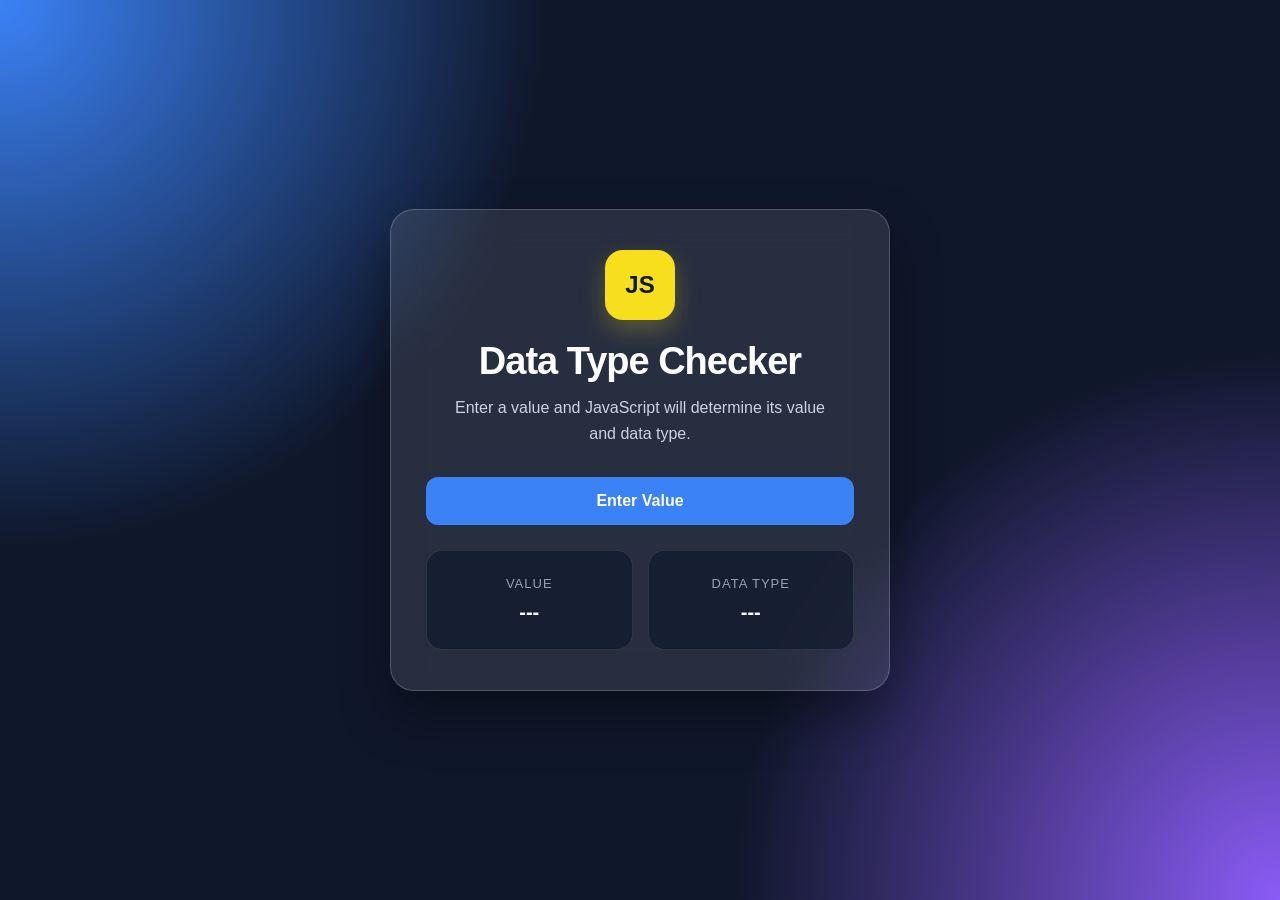
<file: DataType Checker/index.html>
<!DOCTYPE html>
<html lang="en">
<head>
    <meta charset="UTF-8">
    <meta name="viewport" content="width=device-width, initial-scale=1.0">

    <title>JavaScript Data Type Checker</title>

    <link rel="stylesheet" href="style.css">
</head>

<body>

    <main class="container">

        <section class="card">

            <div class="icon">JS</div>

            <h1>Data Type Checker</h1>

            <p class="description">
                Enter a value and JavaScript will determine its
                value and data type.
            </p>

            <button class="check-btn" onclick="checkValue()">
                Enter Value
            </button>

            <div class="result">

                <div class="result-box">
                    <span class="label">Value</span>
                    <span id="valueOutput">---</span>
                </div>

                <div class="result-box">
                    <span class="label">Data Type</span>
                    <span id="typeOutput">---</span>
                </div>

            </div>

        </section>

    </main>

    <script src="script.js"></script>

</body>
</html>
</file>
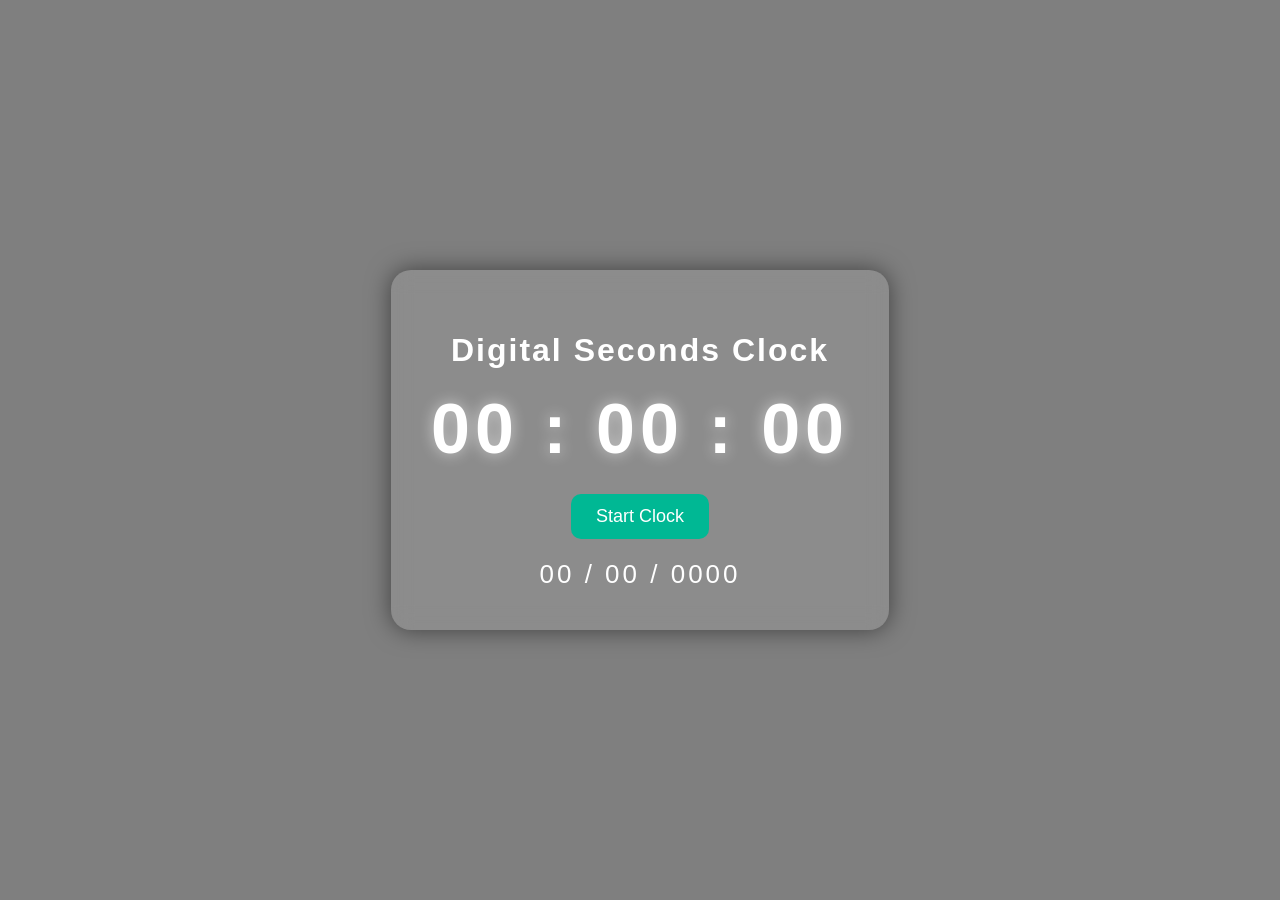
<file: Digital Clock Project/index.html>
<!DOCTYPE html>
<html lang="en">

<head>
    <meta charset="UTF-8">
    <meta name="viewport" content="width=device-width, initial-scale=1.0">
    <title>Digital Clock</title>
    <link rel="stylesheet" href="style.css">
    
</head>

<body>

    <div class="clock-container">

        <h1>Digital Seconds Clock</h1>

        <div class="clock">
            <span id="hours">00</span> :
            <span id="minutes">00</span> :
            <span id="seconds">00</span>
        </div>

        <button id="startBtn">Start Clock</button>

         <div class="date" id="date">
        00 / 00 / 0000
    </div>
    </div>
   

    <!-- Tick Sound -->
    <audio id="tick" src="dragon-studio-clock-ticking-sfx-467486.mp3"></audio>

    <script src="java.js"></script>

</body>

</html>
</file>
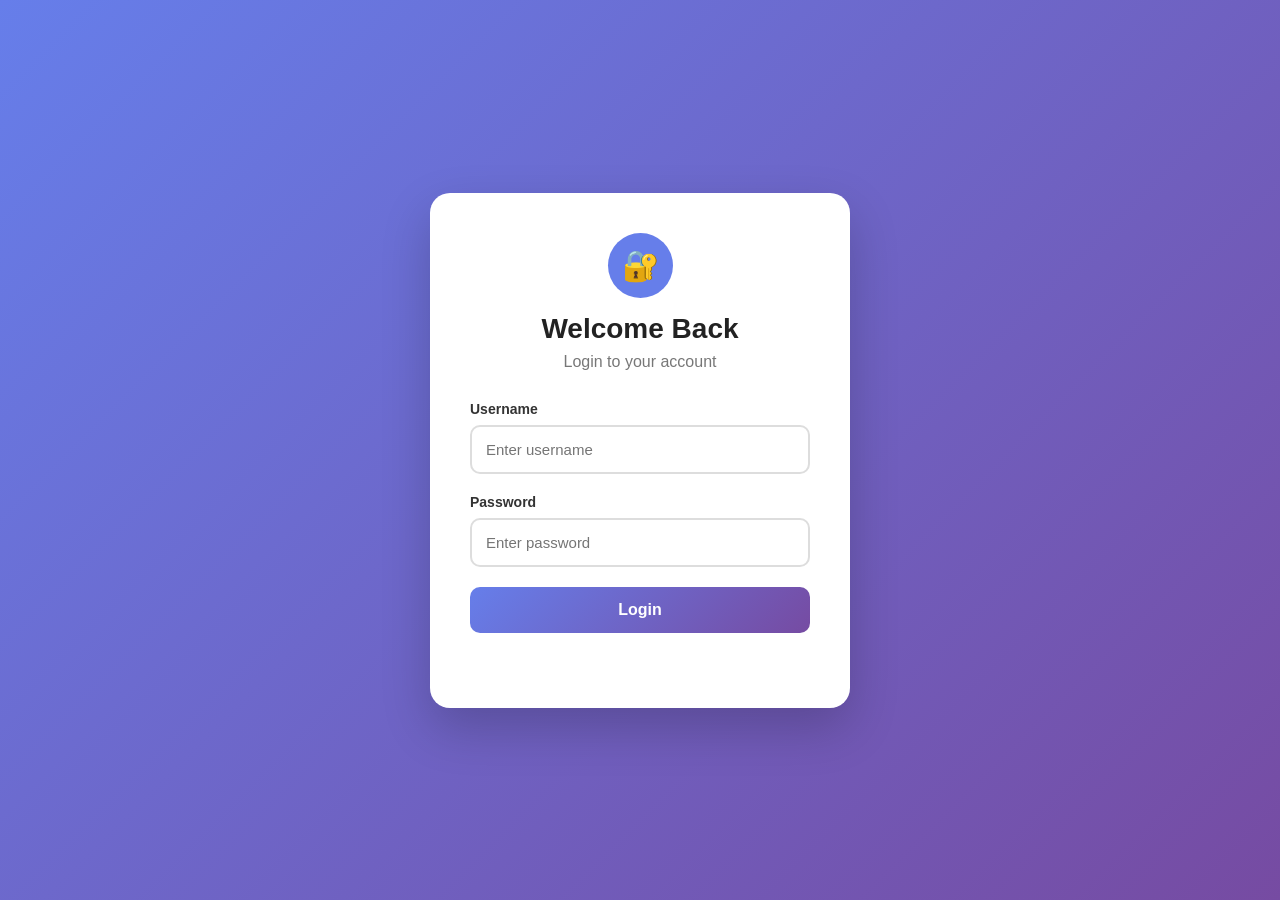
<file: Login System/index.html>
<!DOCTYPE html>
<html lang="en">
<head>
    <meta charset="UTF-8">
    <meta name="viewport" content="width=device-width, initial-scale=1.0">

    <title>Login System</title>

    <link rel="stylesheet" href="style.css">
</head>

<body>

    <div class="login-container">

        <div class="login-box">

            <div class="login-header">
                <div class="logo">🔐</div>

                <h1>Welcome Back</h1>
                <p>Login to your account</p>
            </div>


            <form id="loginForm">

                <div class="input-group">
                    <label for="username">Username</label>

                    <input
                        type="text"
                        id="username"
                        placeholder="Enter username"
                    >
                </div>


                <div class="input-group">
                    <label for="password">Password</label>

                    <input
                        type="password"
                        id="password"
                        placeholder="Enter password"
                    >
                </div>


                <button type="submit">
                    Login
                </button>


                <p id="message"></p>

            </form>


            <!-- <div class="demo-info">
                <p>Demo Login</p>

                <span>Username: saad</span>
                <span>Password: 12345</span>
            </div> -->

        </div>

    </div>


    <script src="srcipt.js"></script>

</body>
</html>
</file>
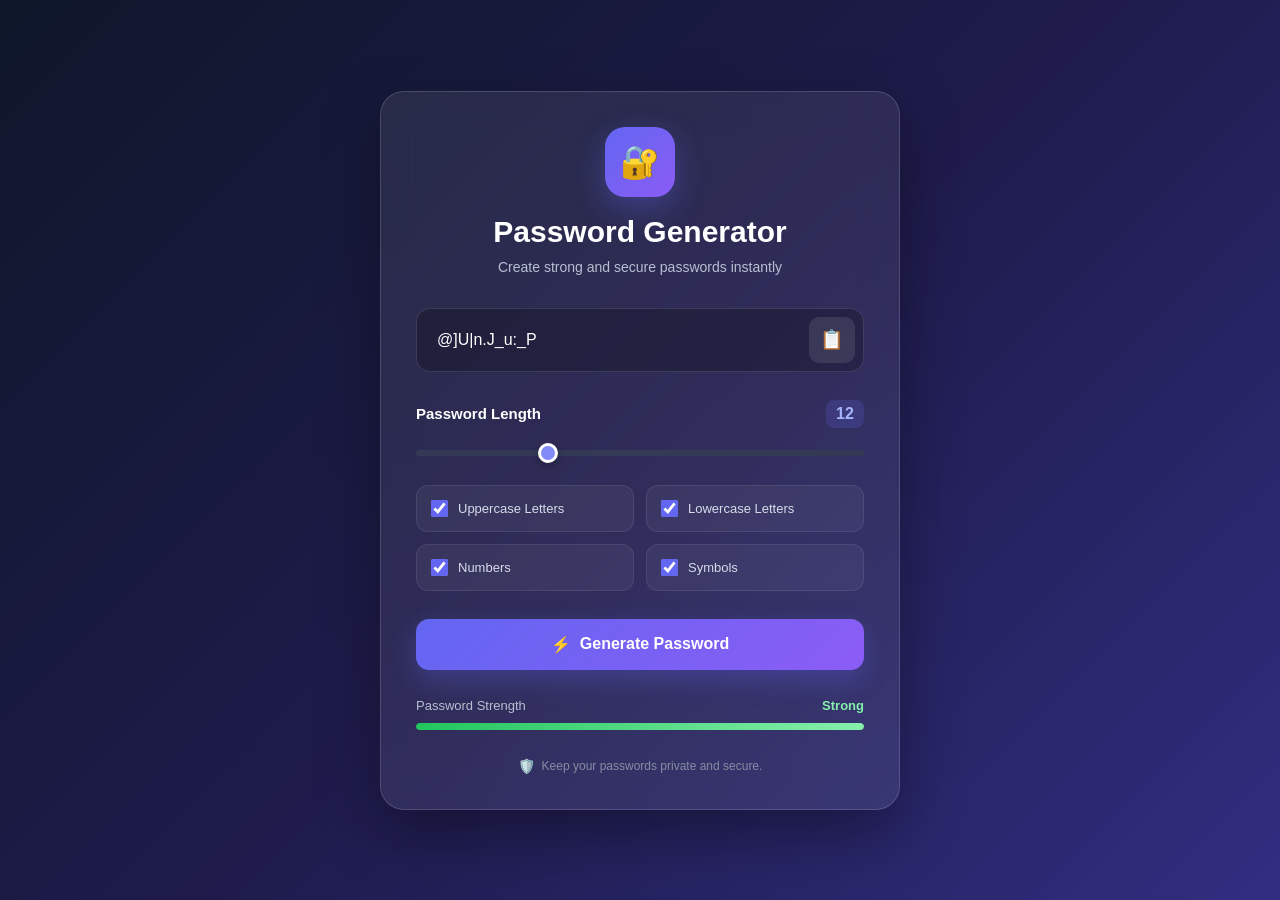
<file: Password Generator/index.html>
<!DOCTYPE html>
<html lang="en">
<head>
    <meta charset="UTF-8">
    <meta name="viewport" content="width=device-width, initial-scale=1.0">
    <link rel="stylesheet" href="style.css">

    <title>Password Generator</title>

</head>

<body>

    <main class="container">

        <div class="password-card">

            <!-- Header -->
            <div class="header">
                <div class="icon">
                    🔐
                </div>

                <h1>Password Generator</h1>

                <p>
                    Create strong and secure passwords instantly
                </p>
            </div>


            <!-- Password Display -->
            <div class="password-box">

                <input
                    type="text"
                    id="password"
                    placeholder="Your password will appear here"
                    readonly
                >

                <button id="copyBtn" class="copy-btn">
                    📋
                </button>

            </div>


            <!-- Password Length -->
            <div class="option">

                <div class="option-header">
                    <label for="length">
                        Password Length
                    </label>

                    <span id="lengthValue">
                        12
                    </span>
                </div>

                <input
                    type="range"
                    id="length"
                    min="4"
                    max="32"
                    value="12"
                >

            </div>


            <!-- Options -->
            <div class="options">

                <label class="checkbox">
                    <input type="checkbox" id="uppercase" checked>
                    <span>Uppercase Letters</span>
                </label>

                <label class="checkbox">
                    <input type="checkbox" id="lowercase" checked>
                    <span>Lowercase Letters</span>
                </label>

                <label class="checkbox">
                    <input type="checkbox" id="numbers" checked>
                    <span>Numbers</span>
                </label>

                <label class="checkbox">
                    <input type="checkbox" id="symbols" checked>
                    <span>Symbols</span>
                </label>

            </div>


            <!-- Generate Button -->
            <button id="generateBtn" class="generate-btn">

                <span>⚡</span>

                Generate Password

            </button>


            <!-- Password Strength -->
            <div class="strength">

                <div class="strength-header">

                    <span>Password Strength</span>

                    <span id="strengthText">
                        Strong
                    </span>

                </div>

                <div class="strength-bar">

                    <div
                        id="strengthProgress"
                        class="strength-progress">
                    </div>

                </div>

            </div>


            <!-- Footer -->
            <div class="footer">

                <span>🛡️</span>

                <p>
                    Keep your passwords private and secure.
                </p>

            </div>

        </div>

    </main>


    <script src="script.js"></script>

</body>
</html>
</file>
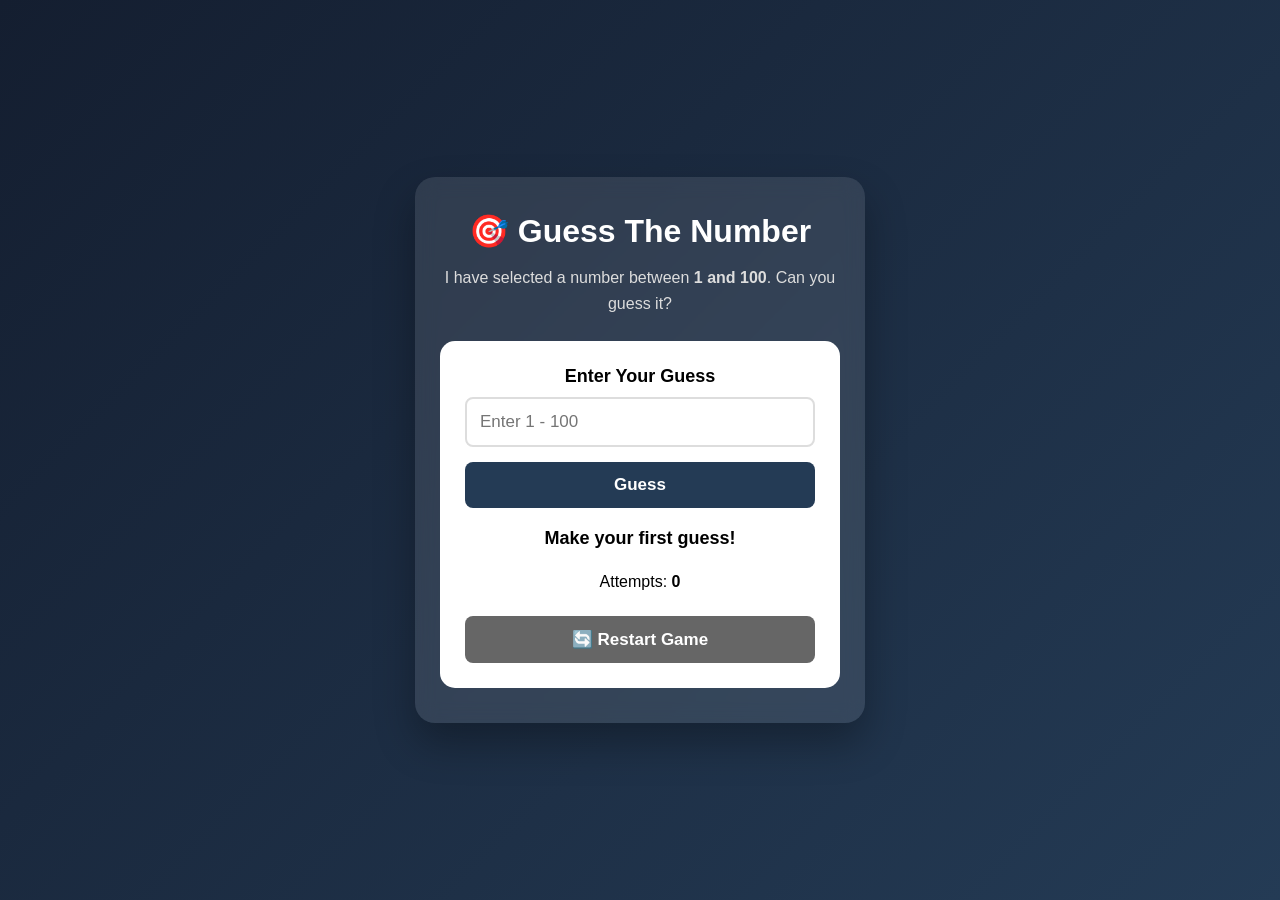
<file: Random Number Guesing Game/index.html>
<!DOCTYPE html>
<html lang="en">
<head>
    <meta charset="UTF-8">
    <meta name="viewport" content="width=device-width, initial-scale=1.0">

    <title>Guess The Number</title>

    <link rel="stylesheet" href="style.css">
</head>

<body>

    <div class="game-container">

        <h1>🎯 Guess The Number</h1>

        <p class="description">
            I have selected a number between <strong>1 and 100</strong>.
            Can you guess it?
        </p>

        <div class="game-box">

            <label for="guessInput">Enter Your Guess</label>

            <input
                type="number"
                id="guessInput"
                placeholder="Enter 1 - 100"
                min="1"
                max="100"
            >

            <button id="guessBtn">Guess</button>

            <p id="message">Make your first guess!</p>

            <p class="attempts">
                Attempts: <span id="attemptCount">0</span>
            </p>

            <button id="restartBtn">🔄 Restart Game</button>

        </div>

    </div>

    <script src="script.js"></script>

</body>
</file>
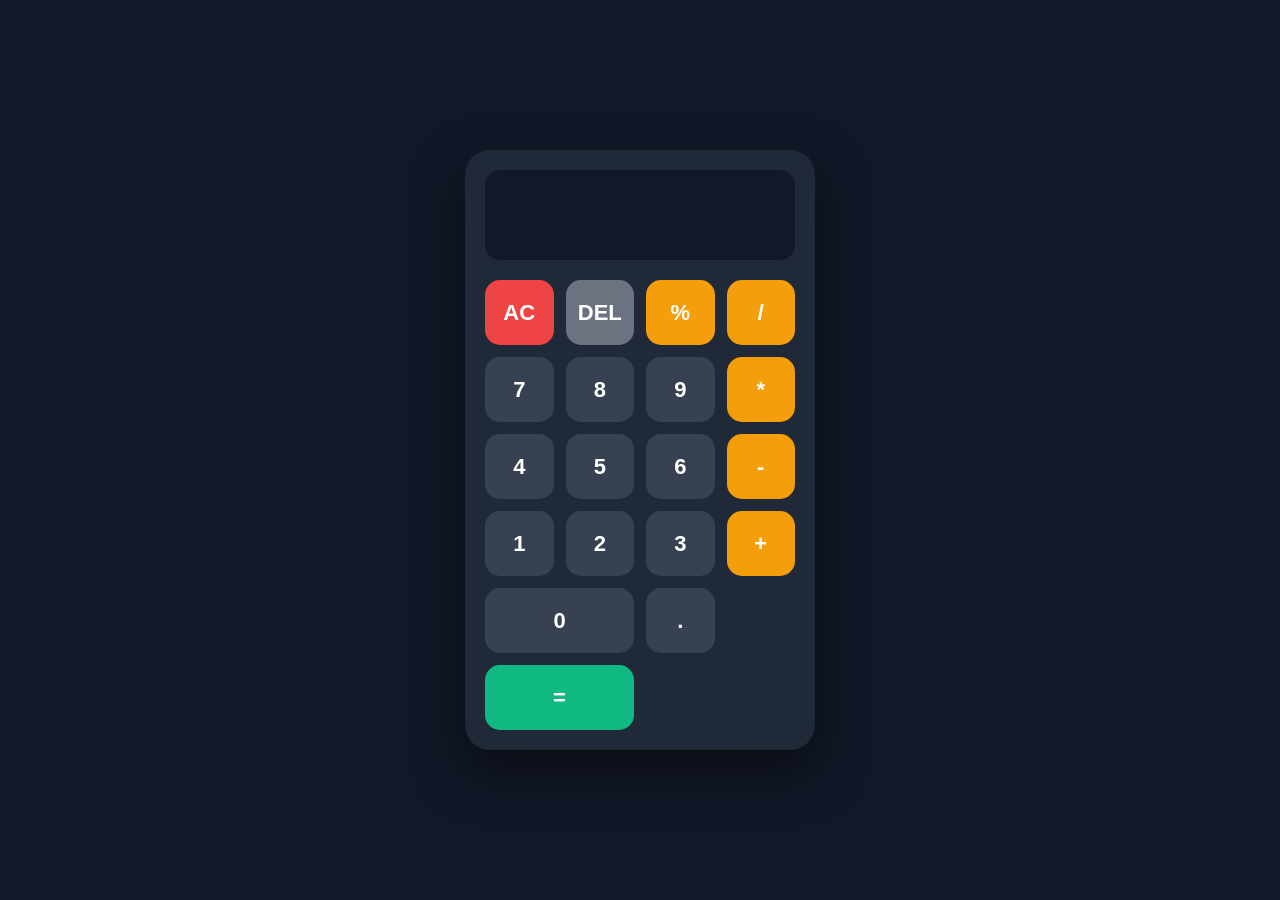
<file: Simple Calculator/index.html>
<!DOCTYPE html>
<html lang="en">
<head>
    <meta charset="UTF-8">
    <meta name="viewport" content="width=device-width, initial-scale=1.0">
    <title>Calculator</title>
    <link rel="stylesheet" href="style.css">
</head>

<body>

    <div class="calculator">

        <!-- Display -->
        <input type="text" id="display" readonly>

        <!-- Buttons -->
        <div class="buttons">

            <button class="clear">AC</button>
            <button class="delete">DEL</button>
            <button class="operator">%</button>
            <button class="operator">/</button>

            <button>7</button>
            <button>8</button>
            <button>9</button>
            <button class="operator">*</button>

            <button>4</button>
            <button>5</button>
            <button>6</button>
            <button class="operator">-</button>

            <button>1</button>
            <button>2</button>
            <button>3</button>
            <button class="operator">+</button>

            <button class="zero">0</button>
            <button>.</button>
            <button class="equal">=</button>

        </div>

    </div>

    <script src="java.js"></script>

</body>
</html>
</file>
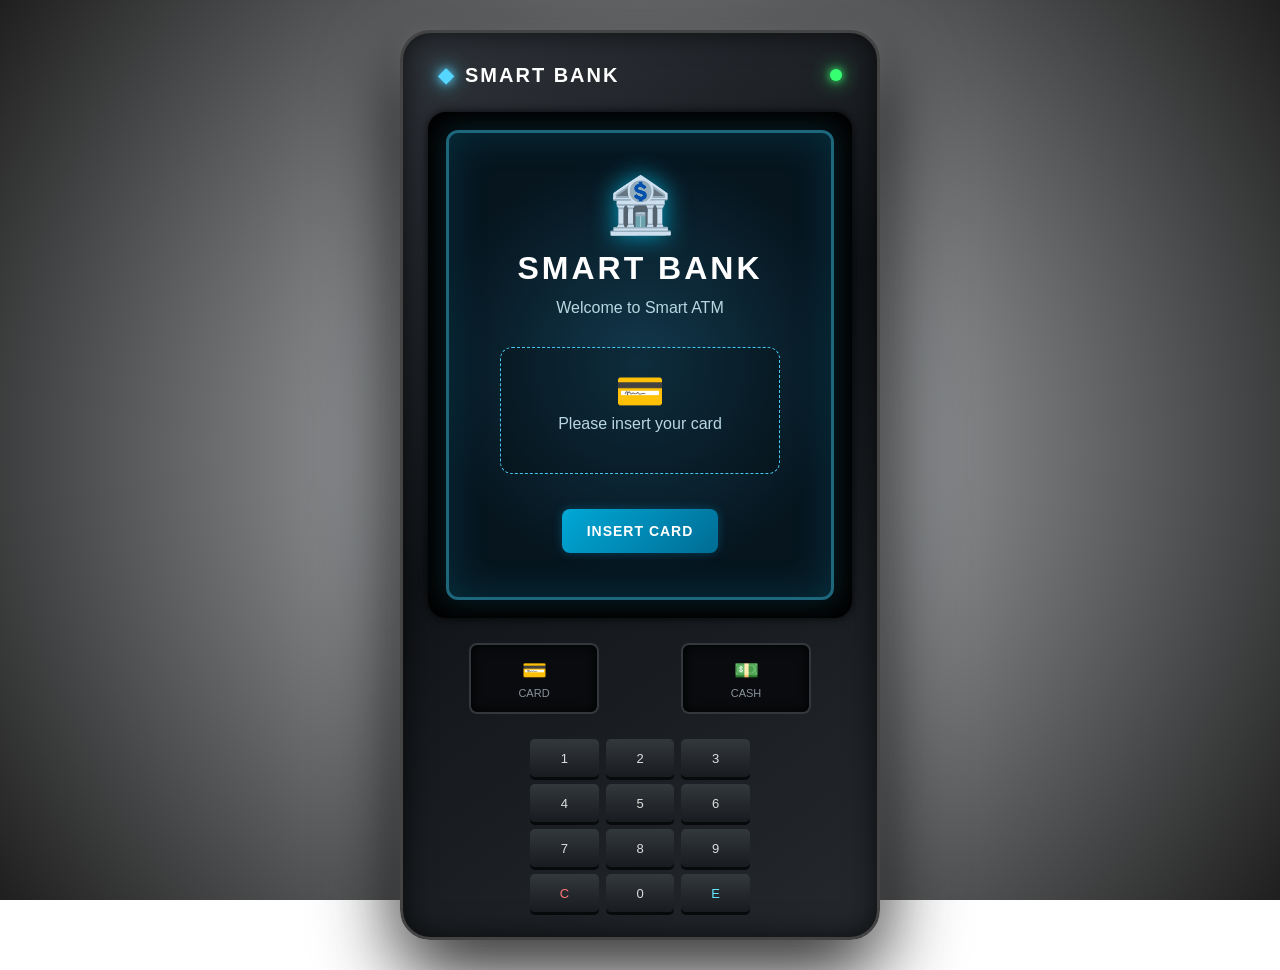
<file: Smart ATM Center/index.html>
<!DOCTYPE html>
<html lang="en">
<head>
    <meta charset="UTF-8">
    <meta name="viewport" content="width=device-width, initial-scale=1.0">

    <title>Smart ATM Center</title>

    <link rel="stylesheet" href="style.css">
</head>

<body>

    <!-- Background Overlay -->
    <div class="background-overlay"></div>

    <!-- ATM Center -->
    <main class="atm-center">

        <!-- ATM Machine -->
        <section class="atm-machine">

            <!-- ATM Top -->
            <div class="atm-top">

                <div class="atm-logo">
                    <span class="logo-icon">◆</span>
                    <span>SMART BANK</span>
                </div>

                <div class="security-light"></div>

            </div>

            <!-- ATM Screen -->
            <div class="atm-screen-container">

                <div class="atm-screen">

                    <!-- Welcome Screen -->
                    <div id="welcomeScreen" class="screen-content">

                        <div class="bank-icon">🏦</div>

                        <h1>SMART BANK</h1>

                        <p>Welcome to Smart ATM</p>

                        <div class="insert-card">
                            <span>💳</span>
                            <p>Please insert your card</p>
                        </div>

                        <button id="insertCardBtn" class="atm-button">
                            INSERT CARD
                        </button>

                    </div>


                    <!-- PIN Screen -->
                    <div id="pinScreen" class="screen-content hidden">

                        <h2>Enter Your PIN</h2>

                        <p class="screen-info">
                            Please enter your 5-digit PIN
                        </p>

                        <input
                            type="password"
                            id="pinInput"
                            class="pin-input"
                            maxlength="5"
                            placeholder="•••••"
                        >

                        <p id="pinMessage" class="message"></p>

                        <div class="button-row">

                            <button id="pinSubmitBtn" class="atm-button">
                                ENTER
                            </button>

                            <button id="pinCancelBtn" class="cancel-button">
                                CANCEL
                            </button>

                        </div>

                    </div>


                    <!-- Main Menu -->
                    <div id="menuScreen" class="screen-content hidden">

                        <h2>Welcome Back</h2>

                        <p class="screen-info">
                            Select a transaction
                        </p>

                        <div class="menu-grid">

                            <button id="balanceBtn" class="menu-button">
                                💰
                                <span>Balance</span>
                            </button>

                            <button id="withdrawBtn" class="menu-button">
                                💵
                                <span>Withdraw</span>
                            </button>

                            <button id="depositBtn" class="menu-button">
                                💳
                                <span>Deposit</span>
                            </button>

                            <button id="logoutBtn" class="menu-button">
                                🚪
                                <span>Exit</span>
                            </button>

                        </div>

                    </div>


                    <!-- Balance Screen -->
                    <div id="balanceScreen" class="screen-content hidden">

                        <h2>Available Balance</h2>

                        <div class="balance-display">

                            <span>PKR</span>

                            <strong id="balanceDisplay">
                                50,000
                            </strong>

                        </div>

                        <button id="balanceBackBtn" class="atm-button">
                            BACK TO MENU
                        </button>

                    </div>


                    <!-- Withdrawal Screen -->
                    <div id="withdrawScreen" class="screen-content hidden">

                        <h2>Cash Withdrawal</h2>

                        <p class="screen-info">
                            Select amount or enter custom amount
                        </p>

                        <div class="amount-grid">

                            <button class="amount-button" data-amount="500">
                                PKR 500
                            </button>

                            <button class="amount-button" data-amount="1000">
                                PKR 1,000
                            </button>

                            <button class="amount-button" data-amount="5000">
                                PKR 5,000
                            </button>

                            <button class="amount-button" data-amount="10000">
                                PKR 10,000
                            </button>

                            <button class="amount-button" data-amount="20000">
                                PKR 20,000
                            </button>

                            <button class="amount-button" data-amount="50000">
                                PKR 50,000
                            </button>

                        </div>

                        <div class="custom-withdraw">

                            <input
                                type="number"
                                id="customAmount"
                                placeholder="Custom amount"
                            >

                            <button id="customWithdrawBtn">
                                WITHDRAW
                            </button>

                        </div>

                        <p id="withdrawMessage" class="message"></p>

                        <button id="withdrawBackBtn" class="cancel-button">
                            BACK
                        </button>

                    </div>


                    <!-- Success Screen -->
                    <div id="successScreen" class="screen-content hidden">

                        <div class="success-icon">
                            ✓
                        </div>

                        <h2>Withdrawal Successful!</h2>

                        <div class="transaction-info">

                            <p>
                                Withdrawn:
                                <strong id="withdrawnDisplay">
                                    PKR 0
                                </strong>
                            </p>

                            <p>
                                Remaining Balance:
                                <strong id="remainingDisplay">
                                    PKR 0
                                </strong>
                            </p>

                        </div>

                        <button id="successBackBtn" class="atm-button">
                            BACK TO MENU
                        </button>

                    </div>


                    <!-- Deposit Screen -->
                    <div id="depositScreen" class="screen-content hidden">

                        <h2>Cash Deposit</h2>

                        <input
                            type="number"
                            id="depositAmount"
                            placeholder="Enter deposit amount"
                        >

                        <button id="depositBtnSubmit" class="atm-button">
                            DEPOSIT
                        </button>

                        <p id="depositMessage" class="message"></p>

                        <button id="depositBackBtn" class="cancel-button">
                            BACK
                        </button>

                    </div>


                    <!-- Goodbye Screen -->
                    <div id="goodbyeScreen" class="screen-content hidden">

                        <div class="goodbye-icon">
                            👋
                        </div>

                        <h2>Thank You!</h2>

                        <p>
                            Please take your card.
                        </p>

                        <p class="screen-info">
                            Have a nice day!
                        </p>

                        <button id="restartBtn" class="atm-button">
                            START AGAIN
                        </button>

                    </div>

                </div>

            </div>


            <!-- ATM Hardware -->
            <div class="atm-hardware">

                <div class="card-slot">
                    <span>💳</span>
                    CARD
                </div>

                <div class="cash-slot">
                    <span>💵</span>
                    CASH
                </div>

            </div>


            <!-- ATM Keyboard -->
            <div class="atm-keyboard">

                <div class="key">1</div>
                <div class="key">2</div>
                <div class="key">3</div>

                <div class="key">4</div>
                <div class="key">5</div>
                <div class="key">6</div>

                <div class="key">7</div>
                <div class="key">8</div>
                <div class="key">9</div>

                <div class="key cancel-key">C</div>
                <div class="key">0</div>
                <div class="key enter-key">E</div>

            </div>

        </section>

    </main>

    <script src="java.js"></script>

</body>
</html>
</file>
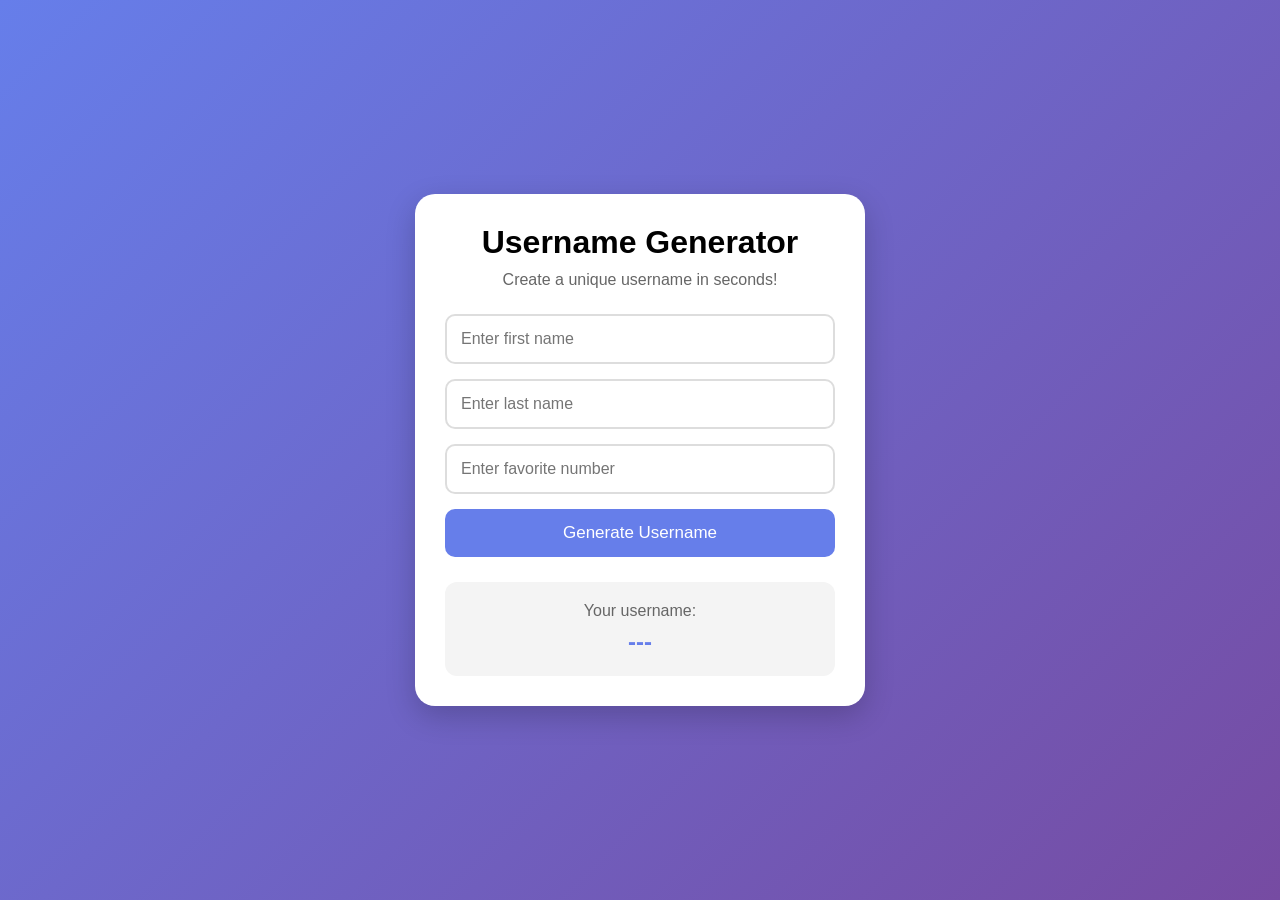
<file: UserName Generator/index.html>
<!DOCTYPE html>
<html lang="en">
<head>
    <meta charset="UTF-8">
    <meta name="viewport" content="width=device-width, initial-scale=1.0">
    <title>Username Generator</title>
    <link rel="stylesheet" href="style.css">
</head>

<body>

    <div class="container">

        <h1>Username Generator</h1>
        <p>Create a unique username in seconds!</p>

        <input type="text" id="firstName" placeholder="Enter first name">

        <input type="text" id="lastName" placeholder="Enter last name">

        <input type="number" id="number" placeholder="Enter favorite number">

        <button onclick="generateUsername()">
            Generate Username
        </button>

        <div class="result">
            <p>Your username:</p>
            <h2 id="username">---</h2>
        </div>

    </div>

    <script src="script.js"></script>
</body>
</html>
</file>
<file: DataType Checker/style.css>
/* =========================
   RESET
========================= */

* {
    margin: 0;
    padding: 0;
    box-sizing: border-box;
}


/* =========================
   BODY
========================= */

body {
    min-height: 100vh;

    display: flex;
    justify-content: center;
    align-items: center;

    padding: 20px;

    font-family: Arial, Helvetica, sans-serif;

    background:
        radial-gradient(circle at top left, #3b82f6 0%, transparent 35%),
        radial-gradient(circle at bottom right, #8b5cf6 0%, transparent 35%),
        #0f172a;

    color: #ffffff;
}


/* =========================
   CONTAINER
========================= */

.container {
    width: 100%;
    max-width: 500px;
}


/* =========================
   CARD
========================= */

.card {
    width: 100%;

    padding: 40px 35px;

    text-align: center;

    background: rgba(255, 255, 255, 0.1);

    border: 1px solid rgba(255, 255, 255, 0.2);

    border-radius: 24px;

    backdrop-filter: blur(20px);
    -webkit-backdrop-filter: blur(20px);

    box-shadow:
        0 25px 50px rgba(0, 0, 0, 0.35);
}


/* =========================
   JS ICON
========================= */

.icon {
    width: 70px;
    height: 70px;

    margin: 0 auto 20px;

    display: flex;
    justify-content: center;
    align-items: center;

    border-radius: 18px;

    background: #f7df1e;

    color: #111827;

    font-size: 24px;
    font-weight: 800;

    box-shadow:
        0 10px 25px rgba(247, 223, 30, 0.25);
}


/* =========================
   HEADING
========================= */

h1 {
    margin-bottom: 12px;

    font-size: clamp(28px, 6vw, 38px);

    font-weight: 800;

    letter-spacing: -1px;
}


.description {
    max-width: 380px;

    margin: 0 auto 30px;

    color: #cbd5e1;

    font-size: 16px;

    line-height: 1.6;
}


/* =========================
   BUTTON
========================= */

.check-btn {
    width: 100%;

    padding: 15px 20px;

    border: none;
    border-radius: 12px;

    background: #3b82f6;

    color: white;

    font-size: 16px;
    font-weight: 700;

    cursor: pointer;

    transition:
        transform 0.2s ease,
        background 0.2s ease,
        box-shadow 0.2s ease;
}


.check-btn:hover {
    background: #2563eb;

    transform: translateY(-2px);

    box-shadow:
        0 10px 25px rgba(37, 99, 235, 0.35);
}


.check-btn:active {
    transform: translateY(0);
}


/* =========================
   RESULT
========================= */

.result {
    margin-top: 25px;

    display: grid;

    grid-template-columns: 1fr 1fr;

    gap: 15px;
}


.result-box {
    min-height: 100px;

    padding: 20px;

    display: flex;
    flex-direction: column;
    justify-content: center;
    align-items: center;

    border-radius: 16px;

    background: rgba(15, 23, 42, 0.65);

    border: 1px solid rgba(255, 255, 255, 0.1);

    overflow: hidden;
}


.label {
    margin-bottom: 10px;

    color: #94a3b8;

    font-size: 13px;

    text-transform: uppercase;

    letter-spacing: 1px;
}


.result-box span:last-child {
    max-width: 100%;

    color: #ffffff;

    font-size: 20px;

    font-weight: 700;

    word-break: break-word;
}


/* =========================
   RESPONSIVE DESIGN
========================= */

@media (max-width: 600px) {

    body {
        padding: 15px;
    }

    .card {
        padding: 30px 22px;

        border-radius: 20px;
    }

    .result {
        grid-template-columns: 1fr;
    }

    .result-box {
        min-height: 85px;
    }
}


@media (max-width: 350px) {

    .card {
        padding: 25px 16px;
    }

    h1 {
        font-size: 26px;
    }

    .description {
        font-size: 14px;
    }
}
</file>
<file: Digital Clock Project/style.css>
body {
    margin: 0;
    height: 100vh;

    display: flex;
    justify-content: center;
    align-items: center;

    font-family: Arial, sans-serif;

    /* Background Image */
    background-image: url("https://images.unsplash.com/photo-1501139083538-0139583c060f?q=80&w=2070&auto=format&fit=crop");



    background-size: cover;
    background-position: center;
    background-repeat: no-repeat;

    overflow: hidden;
}

/* dark overlay */
body::before {
    content: "";
    position: absolute;
    inset: 0;
    background: rgba(0,0,0,0.5);
}

/* Clock Container */
.clock-container {
    position: relative;
    z-index: 1;

    text-align: center;

    background: rgba(255,255,255,0.1);
    backdrop-filter: blur(10px);

    padding: 40px;
    border-radius: 20px;

    box-shadow: 0 0 25px rgba(0,0,0,0.5);

    color: white;
}

h1 {
    margin-bottom: 20px;
    font-size: 32px;
    letter-spacing: 2px;
}

.clock {
    font-size: 70px;
    font-weight: bold;

    letter-spacing: 5px;

    text-shadow: 0 0 15px rgba(255,255,255,0.6);
}

.date {
    margin-top: 20px;
    font-size: 26px;
    letter-spacing: 3px;
}

/* Start Button */
#startBtn {
    margin-top: 25px;

    padding: 12px 25px;

    border: none;
    border-radius: 10px;

    background: #00b894;
    color: white;

    font-size: 18px;
    cursor: pointer;

    transition: 0.3s;
}

#startBtn:hover {
    background: #019875;
    transform: scale(1.05);
}
</file>
<file: Login System/style.css>
* {
    margin: 0;
    padding: 0;
    box-sizing: border-box;
}

body {
    font-family: Arial, sans-serif;

    min-height: 100vh;

    display: flex;
    justify-content: center;
    align-items: center;

    background: linear-gradient(135deg, #667eea, #764ba2);

    padding: 20px;
}


.login-container {
    width: 100%;
    max-width: 420px;
}


.login-box {
    background: white;

    padding: 40px;

    border-radius: 20px;

    box-shadow: 0 20px 50px rgba(0, 0, 0, 0.2);
}


/* Header */

.login-header {
    text-align: center;

    margin-bottom: 30px;
}


.logo {
    width: 65px;
    height: 65px;

    margin: 0 auto 15px;

    display: flex;
    justify-content: center;
    align-items: center;

    background: #667eea;

    border-radius: 50%;

    font-size: 30px;
}


.login-header h1 {
    font-size: 28px;

    color: #222;

    margin-bottom: 8px;
}


.login-header p {
    color: #777;
}


/* Inputs */

.input-group {
    margin-bottom: 20px;
}


.input-group label {
    display: block;

    margin-bottom: 8px;

    font-size: 14px;

    font-weight: bold;

    color: #333;
}


.input-group input {
    width: 100%;

    padding: 14px;

    border: 2px solid #ddd;

    border-radius: 10px;

    outline: none;

    font-size: 15px;

    transition: 0.3s;
}


.input-group input:focus {
    border-color: #667eea;

    box-shadow: 0 0 0 3px rgba(102, 126, 234, 0.15);
}


/* Button */

button {
    width: 100%;

    padding: 14px;

    border: none;

    border-radius: 10px;

    background: linear-gradient(135deg, #667eea, #764ba2);

    color: white;

    font-size: 16px;

    font-weight: bold;

    cursor: pointer;

    transition: 0.3s;
}


button:hover {
    transform: translateY(-2px);

    box-shadow: 0 8px 20px rgba(102, 126, 234, 0.3);
}


/* Message */

#message {
    text-align: center;

    margin-top: 15px;

    min-height: 20px;

    font-size: 14px;

    font-weight: bold;
}


/* Demo information */

.demo-info {
    margin-top: 25px;

    padding: 15px;

    text-align: center;

    background: #f5f6ff;

    border-radius: 10px;
}


.demo-info p {
    font-weight: bold;

    margin-bottom: 8px;
}


.demo-info span {
    display: block;

    color: #777;

    font-size: 13px;

    margin: 3px;
}


/* Mobile */

@media (max-width: 480px) {

    .login-box {
        padding: 30px 20px;
    }

    .login-header h1 {
        font-size: 24px;
    }

}
</file>
<file: Password Generator/style.css>
/* ==============================
   RESET
============================== */

* {
    margin: 0;
    padding: 0;
    box-sizing: border-box;
}


/* ==============================
   BODY
============================== */

body {
    min-height: 100vh;

    font-family:
        Arial,
        Helvetica,
        sans-serif;

    background:
        linear-gradient(
            135deg,
            #0f172a,
            #1e1b4b,
            #312e81
        );

    display: flex;
    justify-content: center;
    align-items: center;

    padding: 20px;

    color: #ffffff;
}


/* ==============================
   MAIN CONTAINER
============================== */

.container {
    width: 100%;
    max-width: 520px;
}


/* ==============================
   PASSWORD CARD
============================== */

.password-card {
    width: 100%;

    background: rgba(255, 255, 255, 0.08);

    border: 1px solid rgba(255, 255, 255, 0.15);

    border-radius: 24px;

    padding: 35px;

    backdrop-filter: blur(20px);

    -webkit-backdrop-filter: blur(20px);

    box-shadow:
        0 25px 60px rgba(0, 0, 0, 0.35);
}


/* ==============================
   HEADER
============================== */

.header {
    text-align: center;

    margin-bottom: 30px;
}


.icon {
    width: 70px;
    height: 70px;

    margin: 0 auto 18px;

    display: flex;
    justify-content: center;
    align-items: center;

    font-size: 32px;

    border-radius: 20px;

    background:
        linear-gradient(
            135deg,
            #6366f1,
            #8b5cf6
        );

    box-shadow:
        0 10px 30px rgba(99, 102, 241, 0.35);
}


.header h1 {
    font-size: 30px;

    font-weight: 700;

    margin-bottom: 8px;
}


.header p {
    color: #b8bfd1;

    font-size: 14px;

    line-height: 1.5;
}


/* ==============================
   PASSWORD DISPLAY
============================== */

.password-box {
    display: flex;

    align-items: center;

    gap: 10px;

    padding: 8px;

    background: rgba(0, 0, 0, 0.25);

    border: 1px solid rgba(255, 255, 255, 0.12);

    border-radius: 14px;

    margin-bottom: 28px;
}


.password-box input {
    width: 100%;

    min-width: 0;

    background: transparent;

    border: none;

    outline: none;

    color: #ffffff;

    font-size: 16px;

    padding: 12px;
}


.password-box input::placeholder {
    color: #777f95;
}


.copy-btn {
    width: 46px;
    height: 46px;

    flex-shrink: 0;

    border: none;

    border-radius: 10px;

    background: rgba(255, 255, 255, 0.1);

    color: white;

    font-size: 19px;

    cursor: pointer;

    transition: 0.25s ease;
}


.copy-btn:hover {
    background: #6366f1;

    transform: translateY(-2px);
}


/* ==============================
   OPTION HEADER
============================== */

.option {
    margin-bottom: 25px;
}


.option-header {
    display: flex;

    justify-content: space-between;

    align-items: center;

    margin-bottom: 14px;
}


.option-header label {
    font-size: 15px;

    font-weight: 600;
}


.option-header span {
    min-width: 38px;

    text-align: center;

    padding: 5px 9px;

    border-radius: 8px;

    background: rgba(99, 102, 241, 0.2);

    color: #a5b4fc;

    font-weight: 600;
}


/* ==============================
   RANGE SLIDER
============================== */

input[type="range"] {
    width: 100%;

    height: 6px;

    appearance: none;

    -webkit-appearance: none;

    background: #343a55;

    border-radius: 10px;

    outline: none;

    cursor: pointer;
}


input[type="range"]::-webkit-slider-thumb {
    appearance: none;

    -webkit-appearance: none;

    width: 20px;
    height: 20px;

    border-radius: 50%;

    background: #818cf8;

    border: 3px solid #ffffff;

    box-shadow:
        0 3px 10px rgba(0, 0, 0, 0.3);

    cursor: pointer;
}


input[type="range"]::-moz-range-thumb {
    width: 20px;
    height: 20px;

    border-radius: 50%;

    background: #818cf8;

    border: 3px solid #ffffff;

    cursor: pointer;
}


/* ==============================
   CHECKBOX OPTIONS
============================== */

.options {
    display: grid;

    grid-template-columns: 1fr 1fr;

    gap: 12px;

    margin-bottom: 28px;
}


.checkbox {
    display: flex;

    align-items: center;

    gap: 10px;

    padding: 14px;

    background: rgba(255, 255, 255, 0.05);

    border: 1px solid rgba(255, 255, 255, 0.08);

    border-radius: 12px;

    cursor: pointer;

    color: #d7dbea;

    font-size: 13px;

    transition: 0.25s ease;
}


.checkbox:hover {
    background: rgba(255, 255, 255, 0.1);

    border-color: rgba(129, 140, 248, 0.5);
}


.checkbox input {
    width: 17px;
    height: 17px;

    accent-color: #6366f1;

    cursor: pointer;
}


/* ==============================
   GENERATE BUTTON
============================== */

.generate-btn {
    width: 100%;

    border: none;

    padding: 16px;

    border-radius: 13px;

    background:
        linear-gradient(
            135deg,
            #6366f1,
            #8b5cf6
        );

    color: white;

    font-size: 16px;

    font-weight: 700;

    cursor: pointer;

    display: flex;

    justify-content: center;

    align-items: center;

    gap: 9px;

    box-shadow:
        0 10px 25px rgba(99, 102, 241, 0.3);

    transition: 0.25s ease;
}


.generate-btn:hover {
    transform: translateY(-2px);

    box-shadow:
        0 15px 30px rgba(99, 102, 241, 0.4);
}


.generate-btn:active {
    transform: scale(0.98);
}


/* ==============================
   STRENGTH
============================== */

.strength {
    margin-top: 28px;
}


.strength-header {
    display: flex;

    justify-content: space-between;

    margin-bottom: 10px;

    font-size: 13px;

    color: #b8bfd1;
}


#strengthText {
    color: #86efac;

    font-weight: 600;
}


.strength-bar {
    width: 100%;

    height: 7px;

    background: #343a55;

    border-radius: 10px;

    overflow: hidden;
}


.strength-progress {
    width: 80%;

    height: 100%;

    border-radius: 10px;

    background:
        linear-gradient(
            90deg,
            #22c55e,
            #86efac
        );

    transition: width 0.3s ease;
}


/* ==============================
   FOOTER
============================== */

.footer {
    display: flex;

    justify-content: center;

    align-items: center;

    gap: 7px;

    margin-top: 28px;

    color: #858da3;

    font-size: 12px;

    text-align: center;
}


.footer span {
    font-size: 14px;
}


/* ==============================
   TABLET
============================== */

@media (max-width: 600px) {

    body {
        padding: 15px;
    }

    .password-card {
        padding: 28px 22px;

        border-radius: 20px;
    }

    .header h1 {
        font-size: 26px;
    }

}


/* ==============================
   MOBILE
============================== */

@media (max-width: 420px) {

    body {
        padding: 10px;
    }

    .password-card {
        padding: 25px 17px;
    }

    .header {
        margin-bottom: 25px;
    }

    .icon {
        width: 60px;
        height: 60px;

        font-size: 27px;

        border-radius: 17px;
    }

    .header h1 {
        font-size: 23px;
    }

    .header p {
        font-size: 13px;
    }

    .password-box input {
        font-size: 14px;

        padding: 10px;
    }

    .copy-btn {
        width: 42px;
        height: 42px;
    }

    .options {
        grid-template-columns: 1fr;

        gap: 9px;
    }

    .checkbox {
        padding: 12px;
    }

    .generate-btn {
        padding: 14px;

        font-size: 15px;
    }

}


/* ==============================
   VERY SMALL SCREENS
============================== */

@media (max-width: 320px) {

    .password-card {
        padding: 20px 13px;
    }

    .header h1 {
        font-size: 21px;
    }

    .password-box {
        gap: 5px;
    }

    .password-box input {
        font-size: 12px;
    }

}
</file>
<file: Random Number Guesing Game/style.css>
* {
    margin: 0;
    padding: 0;
    box-sizing: border-box;
}

body {
    min-height: 100vh;

    display: flex;
    justify-content: center;
    align-items: center;

    font-family: Arial, sans-serif;

    background: linear-gradient(135deg, #141e30, #243b55);

    padding: 20px;
}

.game-container {
    width: 100%;
    max-width: 450px;

    text-align: center;

    background: rgba(255, 255, 255, 0.1);

    padding: 35px 25px;

    border-radius: 20px;

    box-shadow: 0 20px 40px rgba(0, 0, 0, 0.3);

    backdrop-filter: blur(10px);
}

h1 {
    color: white;
    font-size: 32px;
    margin-bottom: 15px;
}

.description {
    color: #ddd;
    line-height: 1.6;
    margin-bottom: 25px;
}

.game-box {
    background: white;

    padding: 25px;

    border-radius: 15px;
}

label {
    display: block;

    font-size: 18px;
    font-weight: bold;

    margin-bottom: 10px;
}

input {
    width: 100%;

    padding: 13px;

    border: 2px solid #ddd;
    border-radius: 8px;

    font-size: 17px;

    outline: none;

    margin-bottom: 15px;

    transition: 0.3s;
}

input:focus {
    border-color: #243b55;
}

button {
    width: 100%;

    padding: 13px;

    border: none;
    border-radius: 8px;

    background: #243b55;
    color: white;

    font-size: 17px;
    font-weight: bold;

    cursor: pointer;

    transition: 0.3s;
}

button:hover {
    transform: translateY(-2px);

    background: #141e30;
}

#message {
    min-height: 30px;

    margin-top: 20px;

    font-size: 18px;
    font-weight: bold;
}

.attempts {
    margin: 15px 0;

    font-size: 16px;
}

#attemptCount {
    font-weight: bold;
}

#restartBtn {
    background: #666;

    margin-top: 10px;
}

#restartBtn:hover {
    background: #444;
}

/* Mobile Responsive */

@media (max-width: 500px) {

    .game-container {
        padding: 25px 18px;
    }

    h1 {
        font-size: 27px;
    }

    .description {
        font-size: 14px;
    }

    .game-box {
        padding: 20px;
    }

}
</file>
<file: Simple Calculator/style.css>
* {
    margin: 0;
    padding: 0;
    box-sizing: border-box;
}

body {
    min-height: 100vh;

    display: flex;
    justify-content: center;
    align-items: center;

    background: #111827;

    font-family: Arial, sans-serif;
}


/* Calculator */

.calculator {
    width: 350px;

    padding: 20px;

    background: #1f2937;

    border-radius: 25px;

    box-shadow:
        0 20px 50px rgba(0, 0, 0, 0.5);
}


/* Display */

#display {
    width: 100%;
    height: 90px;

    margin-bottom: 20px;

    padding: 15px;

    border: none;
    outline: none;

    border-radius: 15px;

    background: #111827;

    color: white;

    font-size: 38px;

    text-align: right;
}


/* Buttons Grid */

.buttons {
    display: grid;

    grid-template-columns: repeat(4, 1fr);

    gap: 12px;
}


/* All Buttons */

button {
    height: 65px;

    border: none;

    border-radius: 15px;

    background: #374151;

    color: white;

    font-size: 22px;

    font-weight: bold;

    cursor: pointer;

    transition: 0.2s;
}


/* Hover */

button:hover {
    background: #4b5563;

    transform: translateY(-2px);
}


/* Operator */

.operator {
    background: #f59e0b;
}

.operator:hover {
    background: #d97706;
}


/* Clear */

.clear {
    background: #ef4444;
}

.clear:hover {
    background: #dc2626;
}


/* Delete */

.delete {
    background: #6b7280;
}


/* Equal */

.equal {
    background: #10b981;

    grid-column: span 2;
}

.equal:hover {
    background: #059669;
}


/* Zero */

.zero {
    grid-column: span 2;
}


/* Mobile */

@media (max-width: 400px) {

    .calculator {
        width: 95%;

        padding: 15px;
    }

    #display {
        height: 80px;

        font-size: 32px;
    }

    button {
        height: 58px;

        font-size: 20px;
    }
}
</file>
<file: Smart ATM Center/style.css>
* {
    margin: 0;
    padding: 0;
    box-sizing: border-box;
}

body {
    min-height: 100vh;
    font-family: Arial, Helvetica, sans-serif;

    background-image:
        url("https://images.unsplash.com/photo-1556742049-0cfed4f6a45d?auto=format&fit=crop&w=1920&q=80");

    background-size: cover;
    background-position: center;
    background-attachment: fixed;

    display: flex;
    justify-content: center;
    align-items: center;

    color: white;

    overflow-x: hidden;
}


/* DARK ATM CENTER OVERLAY */

.background-overlay {
    position: fixed;
    inset: 0;

    background:
        radial-gradient(
            circle at center,
            rgba(20, 35, 50, 0.25),
            rgba(0, 0, 0, 0.88)
        );

    z-index: -1;
}


/* ATM CENTER */

.atm-center {
    width: 100%;
    min-height: 100vh;

    display: flex;
    justify-content: center;
    align-items: center;

    padding: 30px;
}


/* ATM MACHINE */

.atm-machine {
    width: 480px;
    max-width: 100%;

    background:
        linear-gradient(
            145deg,
            #30343a,
            #111418 45%,
            #25292e
        );

    border-radius: 30px;

    padding: 25px;

    border: 3px solid #444;

    box-shadow:
        0 0 20px rgba(255, 255, 255, 0.1),
        0 30px 80px rgba(0, 0, 0, 0.9),
        inset 0 0 30px rgba(0, 0, 0, 0.7);

    position: relative;
}


/* ATM TOP */

.atm-top {
    display: flex;

    justify-content: space-between;
    align-items: center;

    margin-bottom: 20px;

    padding: 5px 10px;
}


.atm-logo {
    font-size: 20px;
    font-weight: bold;

    letter-spacing: 2px;

    display: flex;
    align-items: center;
    gap: 10px;
}


.logo-icon {
    color: #55d6ff;

    text-shadow:
        0 0 10px #55d6ff,
        0 0 20px #55d6ff;
}


/* SECURITY LIGHT */

.security-light {
    width: 12px;
    height: 12px;

    background: #37ff72;

    border-radius: 50%;

    box-shadow:
        0 0 8px #37ff72,
        0 0 20px #37ff72;

    animation: blink 1.5s infinite;
}


@keyframes blink {

    0%,
    100% {
        opacity: 1;
    }

    50% {
        opacity: 0.3;
    }
}


/* SCREEN FRAME */

.atm-screen-container {
    padding: 18px;

    background: #050607;

    border-radius: 18px;

    box-shadow:
        inset 0 0 20px black,
        0 0 10px rgba(0, 0, 0, 0.8);
}


/* SCREEN */

.atm-screen {

    min-height: 470px;

    background:
        radial-gradient(
            circle at center,
            #12384c,
            #06151e 70%
        );

    border: 3px solid #1d667c;

    border-radius: 12px;

    padding: 30px 25px;

    display: flex;

    justify-content: center;
    align-items: center;

    text-align: center;

    box-shadow:
        inset 0 0 40px rgba(0, 200, 255, 0.15),
        0 0 25px rgba(0, 200, 255, 0.15);
}


/* SCREEN CONTENT */

.screen-content {
    width: 100%;

    animation: screenAppear 0.3s ease;
}


@keyframes screenAppear {

    from {
        opacity: 0;
        transform: scale(0.96);
    }

    to {
        opacity: 1;
        transform: scale(1);
    }
}


.hidden {
    display: none;
}


/* TEXT */

h1 {
    font-size: 32px;

    letter-spacing: 3px;

    margin: 12px 0;
}


h2 {
    font-size: 26px;

    margin-bottom: 15px;
}


.screen-content p {
    color: #b9d7e2;

    margin-bottom: 20px;
}


.screen-info {
    font-size: 14px;
}


/* BANK ICON */

.bank-icon {
    font-size: 55px;

    filter:
        drop-shadow(
            0 0 12px rgba(0, 210, 255, 0.7)
        );
}


/* CARD INSERT */

.insert-card {

    margin: 30px auto;

    padding: 20px;

    border: 1px dashed #43c7ee;

    border-radius: 12px;

    max-width: 280px;

    background: rgba(0, 0, 0, 0.2);
}


.insert-card span {
    font-size: 40px;
}


/* BUTTON */

.atm-button,
.cancel-button {

    border: none;

    padding: 14px 25px;

    border-radius: 8px;

    font-size: 14px;

    font-weight: bold;

    letter-spacing: 1px;

    cursor: pointer;

    transition: 0.25s;

    margin: 5px;
}


.atm-button {

    background:
        linear-gradient(
            135deg,
            #00a8d6,
            #006c94
        );

    color: white;

    box-shadow:
        0 0 10px rgba(0, 180, 255, 0.25);
}


.atm-button:hover {

    transform: translateY(-2px);

    box-shadow:
        0 0 20px rgba(0, 200, 255, 0.7);
}


.cancel-button {

    background: #5a2020;

    color: white;
}


.cancel-button:hover {

    background: #8b2525;

    box-shadow:
        0 0 15px rgba(255, 0, 0, 0.5);
}


/* PIN INPUT */

.pin-input {

    width: 220px;

    padding: 15px;

    margin: 20px auto;

    display: block;

    text-align: center;

    font-size: 25px;

    letter-spacing: 10px;

    color: white;

    background: #061017;

    border: 2px solid #2986a1;

    border-radius: 8px;

    outline: none;
}


.pin-input:focus {

    border-color: #47d9ff;

    box-shadow:
        0 0 15px rgba(0, 210, 255, 0.5);
}


/* BUTTON ROW */

.button-row {

    display: flex;

    justify-content: center;

    flex-wrap: wrap;
}


/* MAIN MENU */

.menu-grid {

    display: grid;

    grid-template-columns: 1fr 1fr;

    gap: 15px;

    margin-top: 30px;
}


.menu-button {

    min-height: 100px;

    border: 1px solid #247b94;

    border-radius: 12px;

    background:
        linear-gradient(
            145deg,
            #102b36,
            #08161c
        );

    color: white;

    cursor: pointer;

    display: flex;

    flex-direction: column;

    justify-content: center;

    align-items: center;

    gap: 8px;

    font-size: 28px;

    transition: 0.25s;
}


.menu-button span {

    font-size: 14px;

    color: #bde7f2;
}


.menu-button:hover {

    transform: translateY(-4px);

    border-color: #43d7ff;

    box-shadow:
        0 0 20px rgba(0, 200, 255, 0.4);
}


/* BALANCE */

.balance-display {

    margin: 35px auto;

    padding: 25px;

    border-radius: 15px;

    background: rgba(0, 0, 0, 0.35);

    border: 1px solid #247b94;
}


.balance-display span {

    display: block;

    color: #8eb7c5;

    margin-bottom: 8px;
}


.balance-display strong {

    font-size: 36px;

    color: #63dbff;

    text-shadow:
        0 0 12px rgba(0, 200, 255, 0.7);
}


/* WITHDRAWAL */

.amount-grid {

    display: grid;

    grid-template-columns: 1fr 1fr;

    gap: 10px;

    margin: 20px 0;
}


.amount-button {

    padding: 13px;

    background: #102a34;

    color: white;

    border: 1px solid #286e80;

    border-radius: 7px;

    cursor: pointer;

    transition: 0.2s;
}


.amount-button:hover {

    background: #164655;

    border-color: #52d9ff;

    box-shadow:
        0 0 10px rgba(0, 200, 255, 0.3);
}


/* CUSTOM AMOUNT */

.custom-withdraw {

    display: flex;

    gap: 8px;

    margin-top: 15px;
}


.custom-withdraw input,
#depositAmount {

    flex: 1;

    min-width: 0;

    padding: 12px;

    border-radius: 7px;

    border: 1px solid #286e80;

    background: #061117;

    color: white;

    outline: none;
}


.custom-withdraw button {

    padding: 10px;

    border: none;

    border-radius: 7px;

    background: #0b87aa;

    color: white;

    font-weight: bold;

    cursor: pointer;
}


/* MESSAGE */

.message {

    min-height: 22px;

    margin: 12px 0 !important;

    font-size: 14px;

    font-weight: bold;
}


/* SUCCESS */

.success-icon {

    width: 80px;
    height: 80px;

    margin: 0 auto 20px;

    border-radius: 50%;

    background: #146c3b;

    display: flex;

    justify-content: center;
    align-items: center;

    font-size: 50px;

    box-shadow:
        0 0 25px rgba(0, 255, 100, 0.4);
}


.transaction-info {

    padding: 20px;

    background: rgba(0, 0, 0, 0.3);

    border-radius: 12px;

    margin: 20px 0;
}


.transaction-info p {

    display: flex;

    justify-content: space-between;

    margin-bottom: 10px;
}


/* GOODBYE */

.goodbye-icon {

    font-size: 70px;

    margin-bottom: 15px;
}


/* ATM HARDWARE */

.atm-hardware {

    display: flex;

    justify-content: space-around;

    margin: 25px 0;
}


.card-slot,
.cash-slot {

    width: 130px;

    padding: 13px;

    background: #090b0e;

    border: 2px solid #34383d;

    border-radius: 8px;

    text-align: center;

    font-size: 11px;

    color: #89939b;

    box-shadow:
        inset 0 0 12px black;
}


.card-slot span,
.cash-slot span {

    font-size: 20px;

    display: block;

    margin-bottom: 5px;
}


/* KEYBOARD */

.atm-keyboard {

    width: 220px;

    margin: auto;

    display: grid;

    grid-template-columns: repeat(3, 1fr);

    gap: 7px;
}


.key {

    height: 38px;

    display: flex;

    justify-content: center;

    align-items: center;

    background:
        linear-gradient(
            #33383d,
            #181b1f
        );

    border-radius: 5px;

    color: #ddd;

    font-size: 13px;

    box-shadow:
        0 3px 0 #08090a;
}


.cancel-key {

    color: #ff7676;
}


.enter-key {

    color: #65e6ff;
}


/* DEPOSIT */

#depositAmount {

    width: 100%;

    margin: 20px 0;

    font-size: 16px;
}


/* RESPONSIVE */

@media (max-width: 600px) {

    .atm-center {
        padding: 15px;
    }

    .atm-machine {
        padding: 15px;

        border-radius: 20px;
    }

    .atm-screen {
        min-height: 500px;

        padding: 20px 15px;
    }

    h1 {
        font-size: 25px;
    }

    h2 {
        font-size: 22px;
    }

    .menu-button {
        min-height: 85px;
    }

    .atm-hardware {
        gap: 10px;
    }

    .card-slot,
    .cash-slot {
        width: 110px;
    }

    .custom-withdraw {
        flex-direction: column;
    }

}
</file>
<file: UserName Generator/style.css>
* {
    margin: 0;
    padding: 0;
    box-sizing: border-box;
}

body {
    min-height: 100vh;
    display: flex;
    justify-content: center;
    align-items: center;
    font-family: Arial, sans-serif;
    background: linear-gradient(135deg, #667eea, #764ba2);
}

.container {
    width: 90%;
    max-width: 450px;
    padding: 30px;
    background: white;
    border-radius: 20px;
    text-align: center;
    box-shadow: 0 10px 30px rgba(0, 0, 0, 0.2);
}

h1 {
    margin-bottom: 10px;
}

.container > p {
    color: #666;
    margin-bottom: 25px;
}

input {
    width: 100%;
    padding: 14px;
    margin-bottom: 15px;
    border: 2px solid #ddd;
    border-radius: 10px;
    font-size: 16px;
    outline: none;
}

input:focus {
    border-color: #667eea;
}

button {
    width: 100%;
    padding: 14px;
    border: none;
    border-radius: 10px;
    background: #667eea;
    color: white;
    font-size: 17px;
    cursor: pointer;
    transition: 0.3s;
}

button:hover {
    background: #5568d9;
    transform: translateY(-2px);
}

.result {
    margin-top: 25px;
    padding: 20px;
    background: #f4f4f4;
    border-radius: 12px;
}

.result p {
    color: #666;
    margin-bottom: 8px;
}

#username {
    color: #667eea;
    word-break: break-word;
}
</file>
